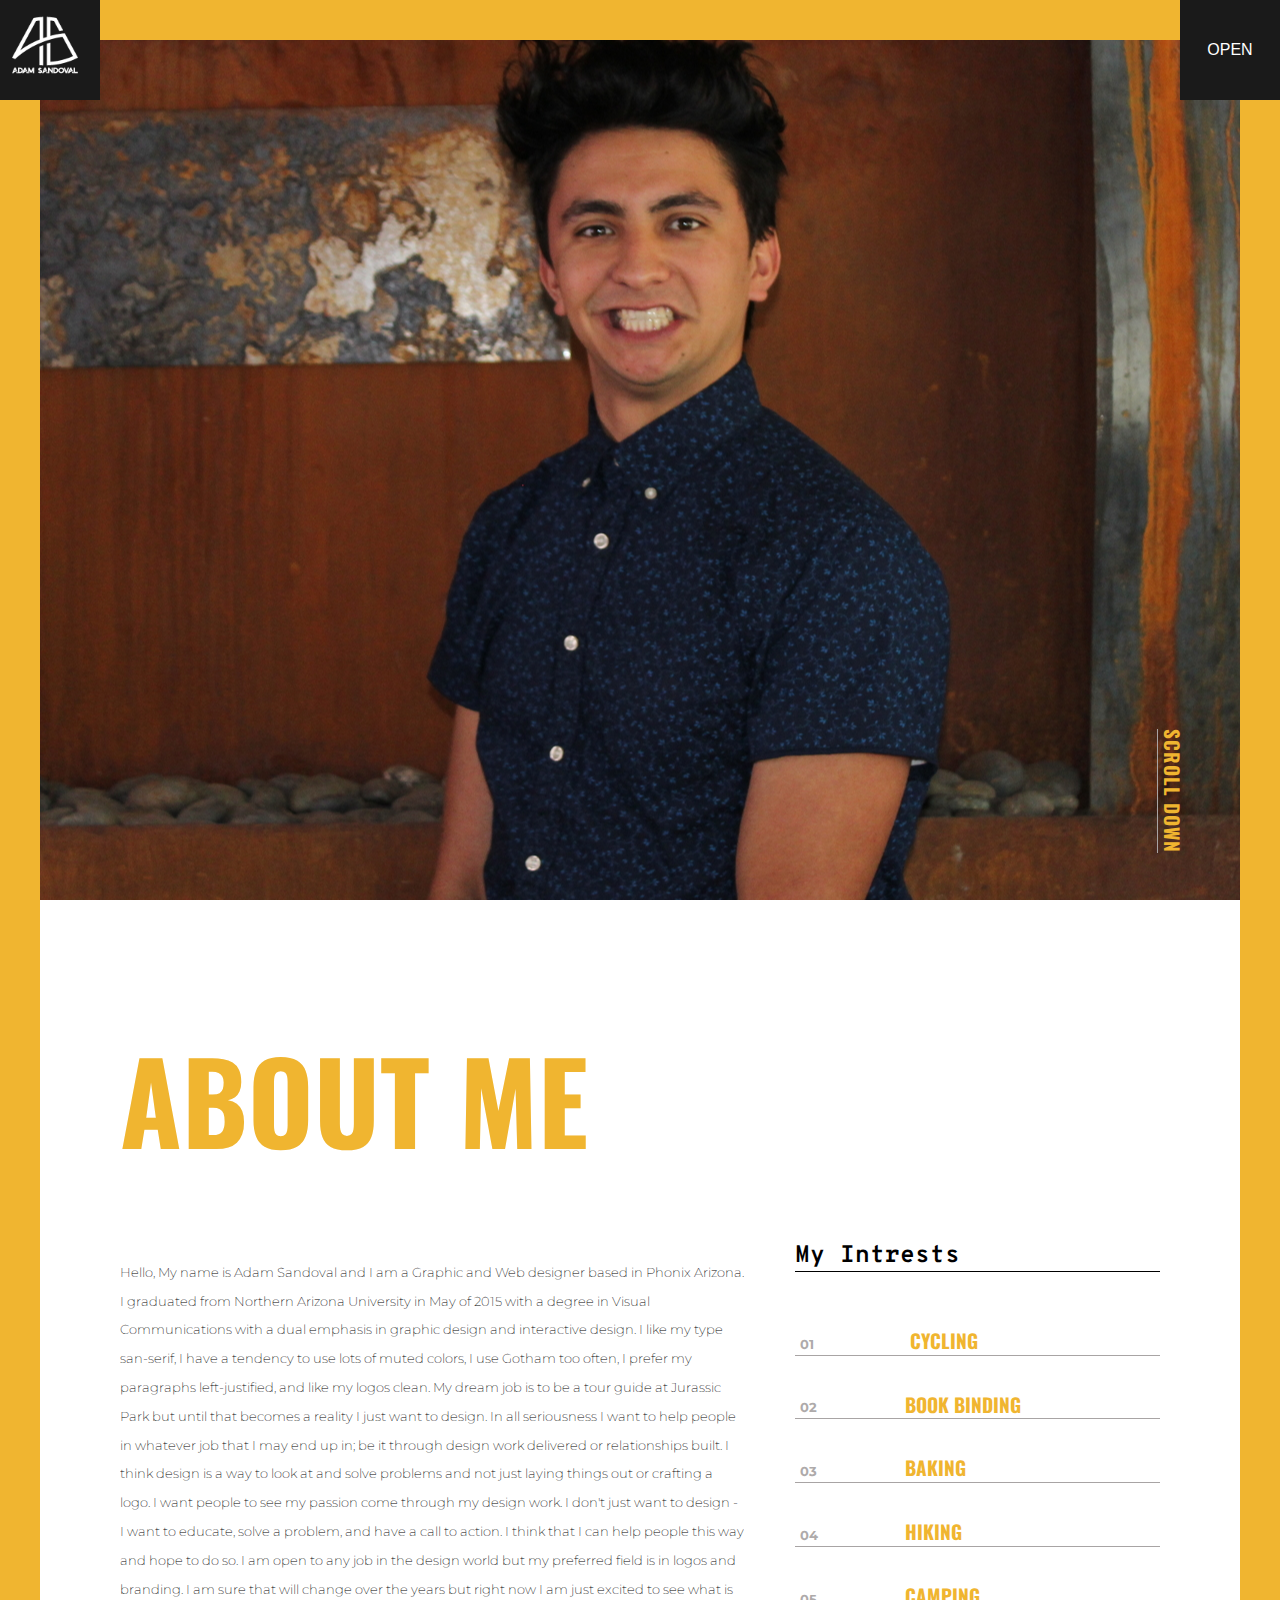
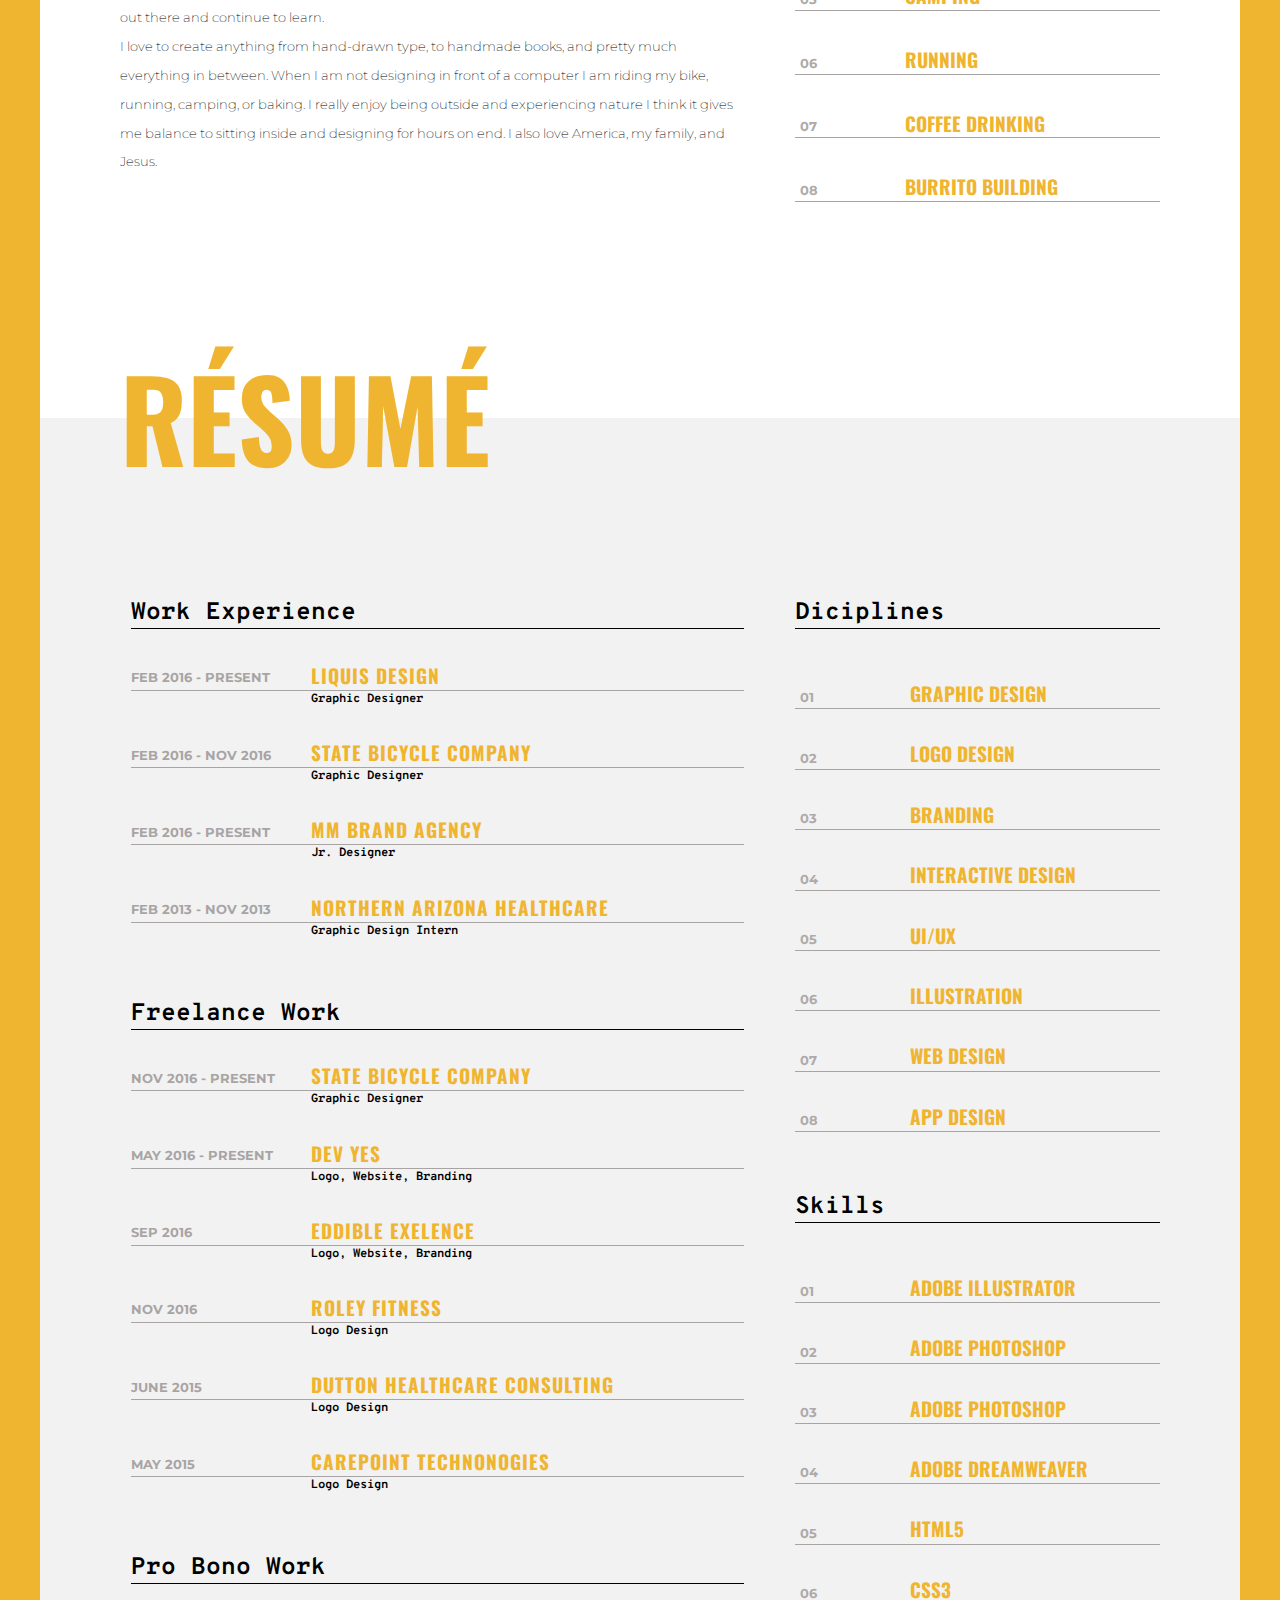
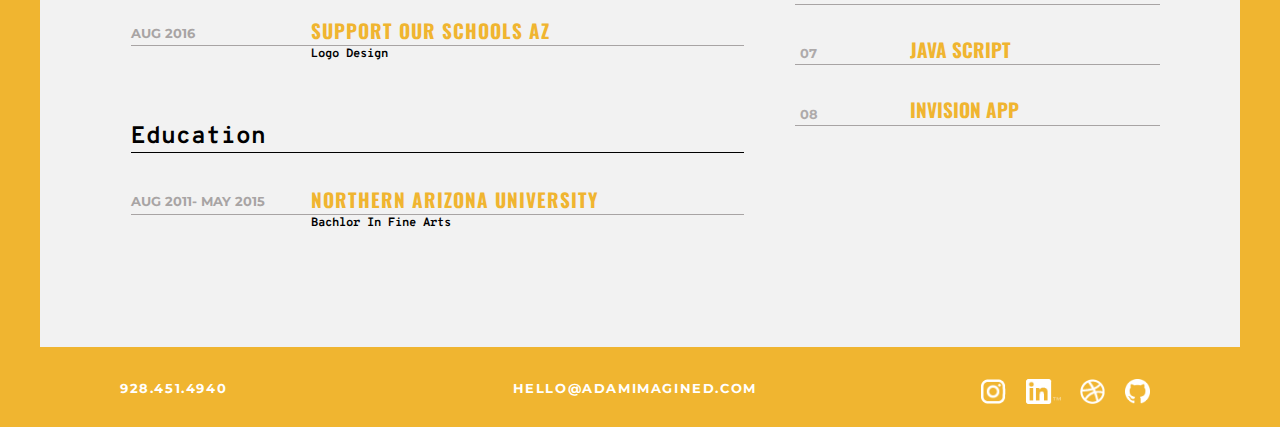
<file: PortfolioWebsite-master/index.html>
<!doctype html>
<html class="no-js" lang="">
    <head>
        <meta charset="utf-8">
        <meta http-equiv="X-UA-Compatible" content="IE=edge,chrome=1">
        <title></title>
        <meta name="description" content="">
        <meta name="viewport" content="width=device-width, initial-scale=1">

		<link href="https://fonts.googleapis.com/css?family=Montserrat|Oswald|Overpass+Mono" rel="stylesheet">
		<link rel="stylesheet" href="css/normalize.min.css">
        <link rel="stylesheet" href="css/main.css">
        <link rel="stylesheet" href="css/slides.css">
    </head>
<body>

	<div class="logo"> <img src="images/logo-01.png" alt="logo" height="90%" width="auto"/> </div>
	<button class="menu__hamburger"> OPEN </button>

  	<nav class="menu hidden">
      <div class="menu__list-container">
        <ul class="menu__list">
    		<li class="menu__item">  <a href="#">About</a></li>
     	  <li class="menu__item menu__sub-list">
    			 <a href="#"> Porfolio </a>
      		<ul class="menu__list">
    			  <li class="menu__item"> <a href="#" data-slide="1" data-slide-image="images/tri_jacks_banner.jpg"><h3 class="inline__header"> 01 </h3> Trijacks</a></li>
    			  <li class="menu__item"> <a href="#"><h3 class="inline__header"> 02 </h3>  DevYes</a></li>
    			  <li class="menu__item"> <a href="#"><h3 class="inline__header"> 03 </h3>  Liquis Design</a></li>
    			</ul>
    		</li>
          <li class="menu__item"> <a href="#">  Contact </a> </li>
        </ul>
      </div>
  	</nav>

<!--
    <div class="slides">
      <section class="slide" data-slide="1">
        <div class="slide__content">
          <h1 class="slide__title">About me</h1>
			<p class="slide__copy"> Hello there, my name is Adam Sandoval. <br>
									I am a graphic designer based in Phoenix Arizona. <br>
									I have a passion for design, doughnuts, and doing good. <br>
			</p>
          <button class="slid__button" type="button">Learn More</button>
        </div>
      </section>
  	</div>
-->

	<div class="border">
		 <div class="hero__img"><h3 class="vertical-type scroll-title"> Scroll Down </h3></div>
		 <div class="top__page__wrapper clearfix">
			<h1 class="page__title">About Me</h1>
		  		<div class="resume__col__left">
					<p class="body__copy__dark"> Hello, My name is Adam Sandoval and I am a Graphic and Web designer based in Phonix Arizona. I graduated from Northern Arizona University in May of 2015 with a degree in Visual Communications with a dual emphasis in graphic design and interactive design. I like my type san-serif, I have a tendency to use lots of muted colors, I use Gotham too often, I prefer  my paragraphs left-justified, and like my logos clean. My dream job is to be a tour guide at Jurassic Park but until that becomes a reality I just want to design. In all seriousness I want to help people in whatever job that I may end up in; be it through design work delivered or relationships built. I think design is a way to look at and solve problems and not just laying things out or crafting a logo. I want people to see my passion come through my design work. I don't just want to design - I want to educate, solve a problem, and have a call to action. I think that I can help people this way and hope to do so. I am open to any job in the design world but my preferred field is in logos and branding. I am sure that will change over the years but right now I am just excited to see what is out there and continue to learn. <br>
					I love to create anything from hand-drawn type, to handmade books, and pretty much everything in between. When I am not designing in front of a computer I am riding my bike, running, camping, or baking. I really enjoy being outside and experiencing nature I think it gives me balance to sitting inside and designing for hours on end.  I also love America, my family, and Jesus.
					</p>
				</div>

			    <div class="resume__col__right">

              		<div class="resume__section my-intrests">
						<h2> My Intrests </h2>
						<ul class ="resume__list">
							 <li> <h3 class="inline__header"> 01 </h3> Cycling </li>
							 <li> <h3 class="inline__header"> 02 </h3>Book Binding </li>
							 <li> <h3 class="inline__header"> 03 </h3>Baking</li>
							 <li> <h3 class="inline__header"> 04 </h3>Hiking </li>
							 <li> <h3 class="inline__header"> 05 </h3>Camping </li>
							 <li> <h3 class="inline__header"> 06 </h3>Running </li>
							 <li> <h3 class="inline__header"> 07 </h3>Coffee Drinking </li>
							 <li> <h3 class="inline__header"> 08 </h3>Burrito Building </li>
            			</ul>
       	   			</div>
				</div>
 			</div>
        <div class="wrapper bg-grey clearfix">
        	<div class="bottom__page__wrapper">
				 <h1 class="page__title page__title--resume">résumé</h1>
				 <div class="resume__col__left">
					<div class="resume__section work-experience">
						<h2> Work Experience </h2>
						<div class ="resume__row">
							<div class="resume__date">
								<h5> Feb 2016 - present </h5>
							</div>
							<div class="resume__title__descriptor">
								<h3> Liquis design </h3>
								<h4> Graphic Designer </h4>
							</div>
						</div>
						<div class ="resume__row">
							<div class="resume__date">
								<h5> Feb 2016 - Nov 2016 </h5>
							</div>
							<div class="resume__title__descriptor">
								<h3> State Bicycle Company </h3>
								<h4> Graphic Designer </h4>
							</div>
						</div>
						<div class ="resume__row">
							<div class="resume__date">
								<h5> Feb 2016 - present </h5>
							</div>
							<div class="resume__title__descriptor">
								<h3> MM Brand Agency </h3>
								<h4> Jr. Designer </h4>
							</div>
						</div>
						<div class ="resume__row">
							<div class="resume__date">
								<h5> Feb 2013 - Nov 2013 </h5>
							</div>
							<div class="resume__title__descriptor">
								<h3> Northern Arizona Healthcare </h3>
								<h4> Graphic Design Intern </h4>
							</div>
					    </div>
          			</div>

					<div class="resume__section freelance-work">
						<h2> Freelance Work </h2>
						<div class ="resume__row">
							<div class="resume__date">
								<h5> Nov 2016 - Present </h5>
							</div>
							<div class="resume__title__descriptor">
								<h3> State Bicycle Company </h3>
								<h4> Graphic Designer </h4>
							</div>
						</div>
							<div class ="resume__row">
								<div class="resume__date">
									<h5> May 2016 - Present </h5>
								</div>
								<div class="resume__title__descriptor">
									<h3> Dev Yes </h3>
									<h4> Logo, Website, Branding </h4>
								</div>
							</div>
							<div class ="resume__row">
								<div class="resume__date">
									<h5> Sep 2016 </h5>
								</div>
								<div class="resume__title__descriptor">
									<h3> Eddible exelence </h3>
									<h4> Logo, Website, Branding </h4>
								</div>
							</div>
							<div class ="resume__row">
								<div class="resume__date">
									<h5> Nov 2016 </h5>
								</div>
								<div class="resume__title__descriptor">
									<h3> Roley Fitness </h3>
									<h4> Logo Design </h4>
								</div>
							</div>
							<div class ="resume__row">
								<div class="resume__date">
									<h5> June 2015 </h5>
								</div>
								<div class="resume__title__descriptor">
									<h3> dutton healthcare consulting </h3>
									<h4> Logo Design </h4>
								</div>
							</div>
							<div class ="resume__row">
								<div class="resume__date">
									<h5> May 2015 </h5>
								</div>
								<div class="resume__title__descriptor">
									<h3> Carepoint Technonogies </h3>
									<h4> Logo Design </h4>
								</div>
							</div>
					 </div>

					 <div class="resume__section pro-bono">
						<h2> Pro Bono Work </h2>
						<div class ="resume__row">
							<div class="resume__date">
								<h5> Aug 2016 </h5>
							</div>
							<div class="resume__title__descriptor">
								<h3> Support our schools AZ </h3>
								<h4> Logo Design </h4>
							</div>
						</div>
  					</div>

            		<div class="resume__section education">
						<h2> Education </h2>
						<div class ="resume__row">
							<div class="resume__date">
								<h5> Aug 2011- may 2015 </h5>
							</div>
							<div class="resume__title__descriptor">
								<h3> NORThern arizona university </h3>
								<h4> Bachlor In Fine Arts </h4>
							</div>
						</div>
				    </div>
				</div>

          		<div class="resume__col__right">
					<div class="resume__section disciplines">
						<h2> Diciplines </h2>
						<ul class ="resume__list">
						 	 <li><h5 class="inline__header"> 01 </h5> Graphic Design </li>
							 <li><h5 class="inline__header"> 02 </h5> Logo Design </li>
							 <li><h5 class="inline__header"> 03 </h5> Branding </li>
							 <li><h5 class="inline__header"> 04 </h5> Interactive Design </li>
							 <li><h5 class="inline__header"> 05 </h5> UI/UX </li>
							 <li><h5 class="inline__header"> 06 </h5> Illustration </li>
							 <li><h5 class="inline__header"> 07 </h5> Web Design </li>
							 <li><h5 class="inline__header"> 08 </h5> App Design </li>
						</ul>
       	  			</div>

           			<div class="resume__section skills">
						<h2 class="test"> Skills </h2>
						<ul class ="resume__list">
							 <li><h5 class="inline__header"> 01 </h5> Adobe Illustrator </li>
							 <li><h5 class="inline__header"> 02 </h5> Adobe Photoshop </li>
							 <li><h5 class="inline__header"> 03 </h5> Adobe Photoshop </li>
							 <li><h5 class="inline__header"> 04 </h5> Adobe Dreamweaver </li>
							 <li><h5 class="inline__header"> 05 </h5> HTML5 </li>
							 <li><h5 class="inline__header"> 06 </h5> CSS3 </li>
							 <li><h5 class="inline__header"> 07 </h5> Java Script </li>
							 <li><h5 class="inline__header"> 08 </h5> Invision App </li>
						</ul>
					</div>  
	   	   		</div>
			 </div>
       </div>
       <div class="footer bg-gold clearfix">
       		<div class="footer__content">
       			<div class="footer__col">
       				<h4 class="contact-info phone"> 928.451.4940</h4>
       			</div>
       			<div class="footer__col email">
       				<h4 class="contact-info email"> hello@adamimagined.com</h4>
       			</div>
       			<div class="footer__col social">
       				 <a href="#"> <img class="social-icons instrgram" src="images/glyph-logo_May2016-01.png" height="25" width="auto" alt="instagram logo"> </a>
       				 <a href="#"> <img class="social-icons linkedin" src="images/In-White-28px-TM.png" height="25" width="auto" alt="linkedin logo"> </a>
       				 <a href="#"> <img class="social-icons dribbble" src="images/dribbble-ball 2-01.png" height="25" width="auto" alt="dribbble logo"> </a>
       				 <a href="#"> <img class="social-icons github" src="images/GitHub-Mark-Light-32px.png" height="25" width="auto" alt="github logo"> </a>
       			</div>	
       			
       		</div>
       </div>
	</div>
<script src="js/vendor/jquery-3.1.1.min.js"></script>
<script src="js/vendor/modernizr-2.8.3.min.js"></script>
<script src="js/main.js"></script>

</body>

</html>
</file>
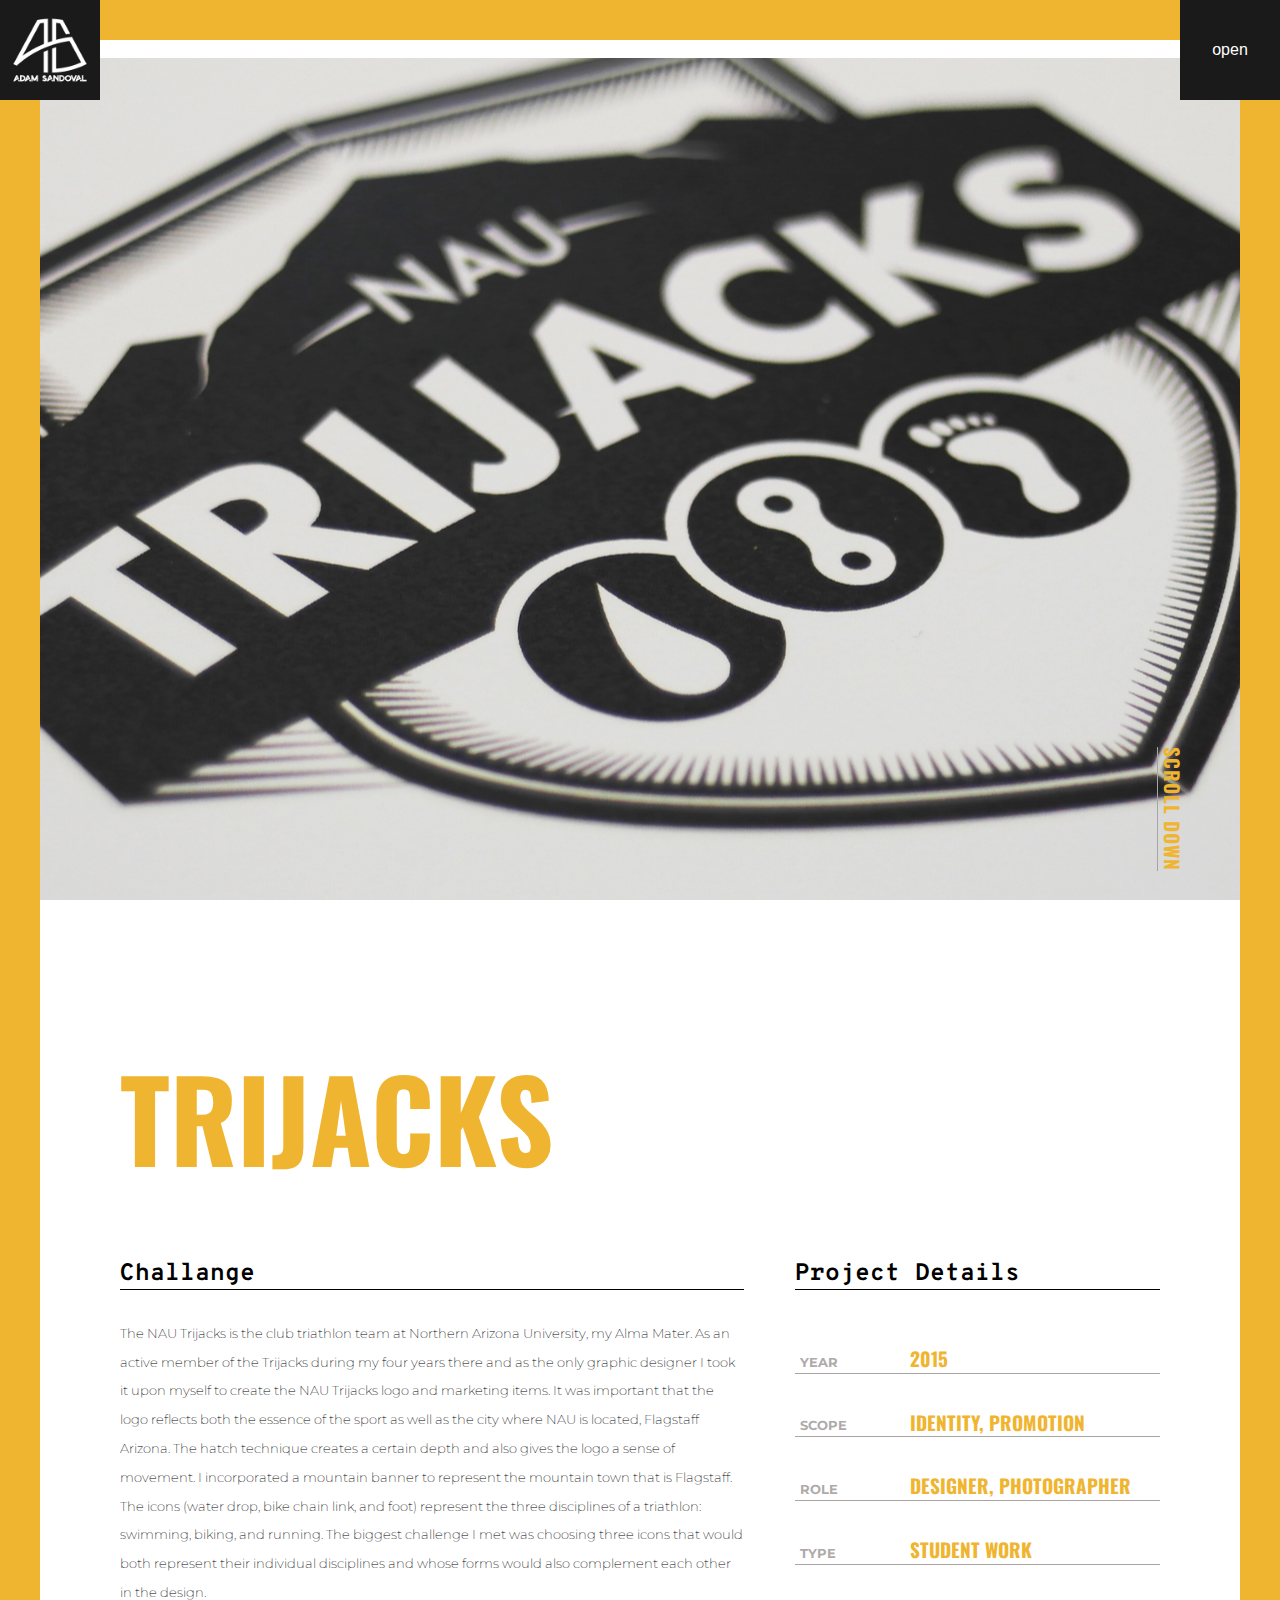
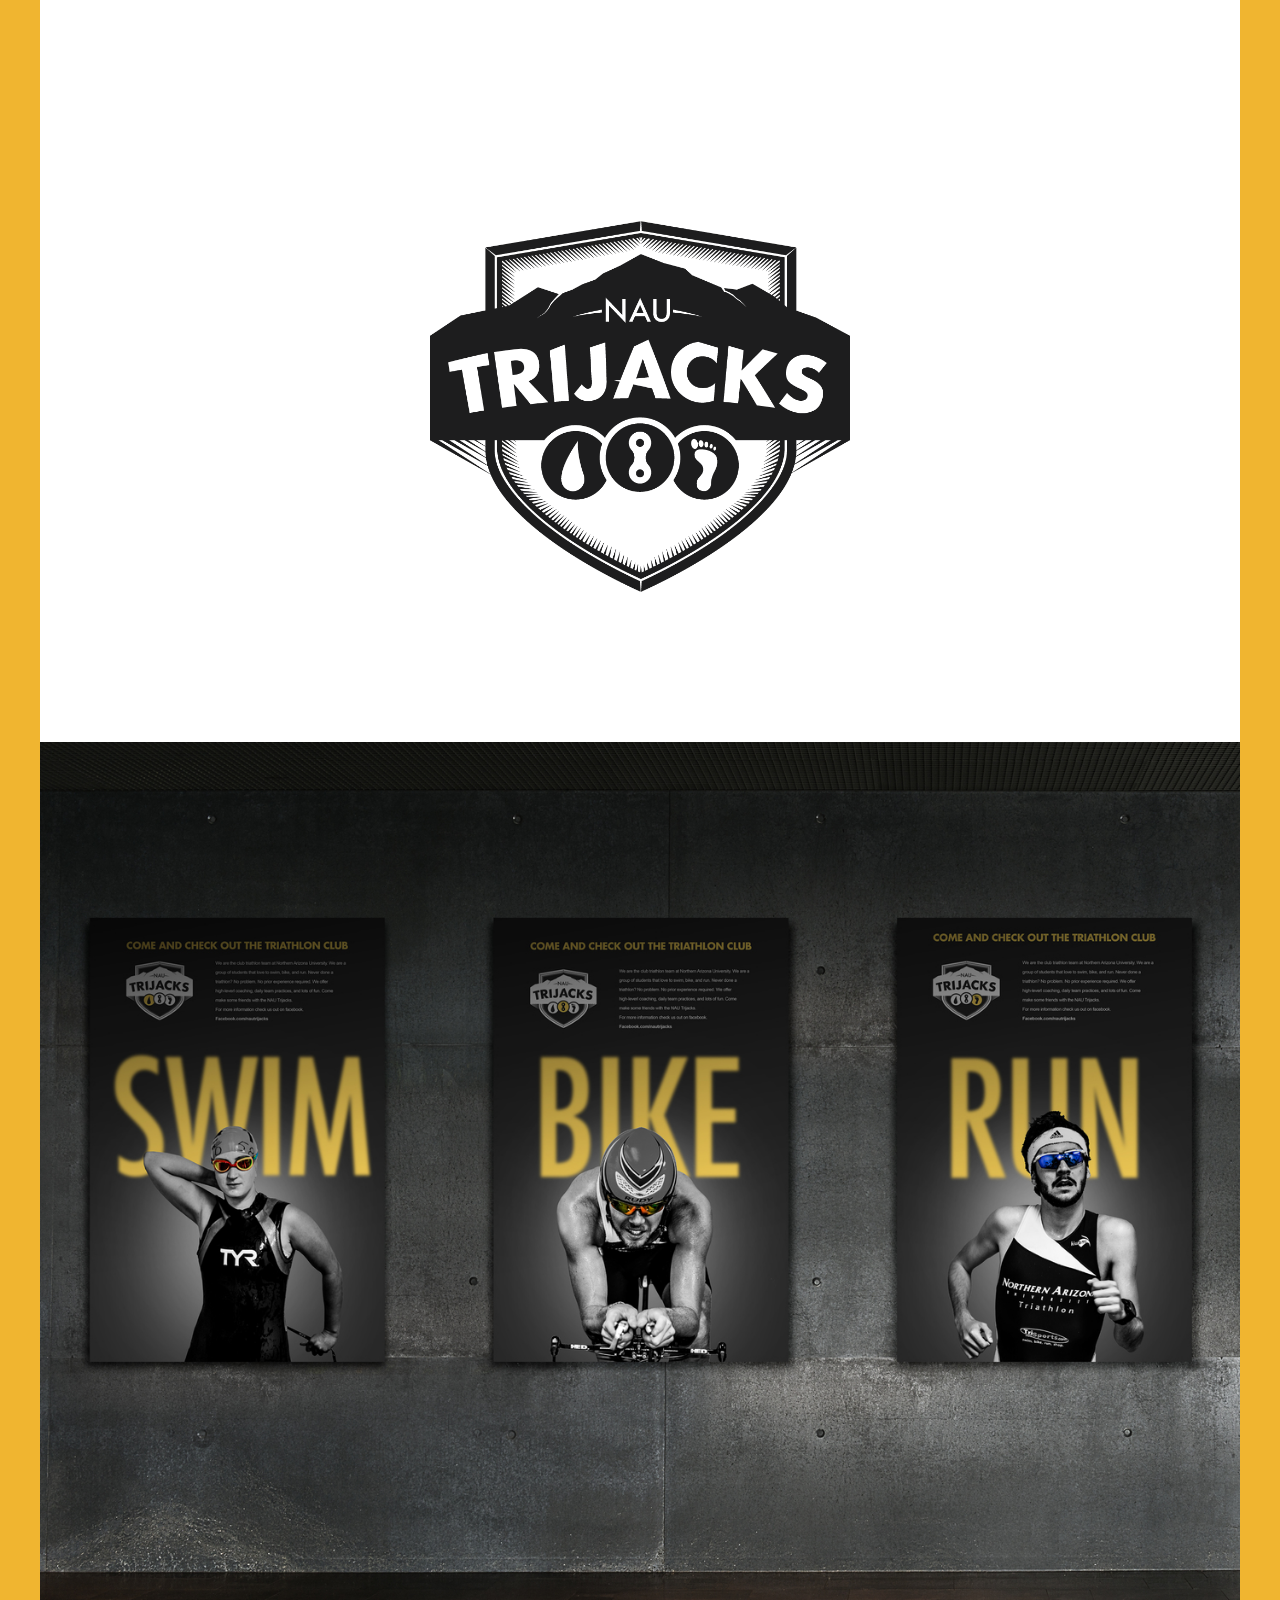
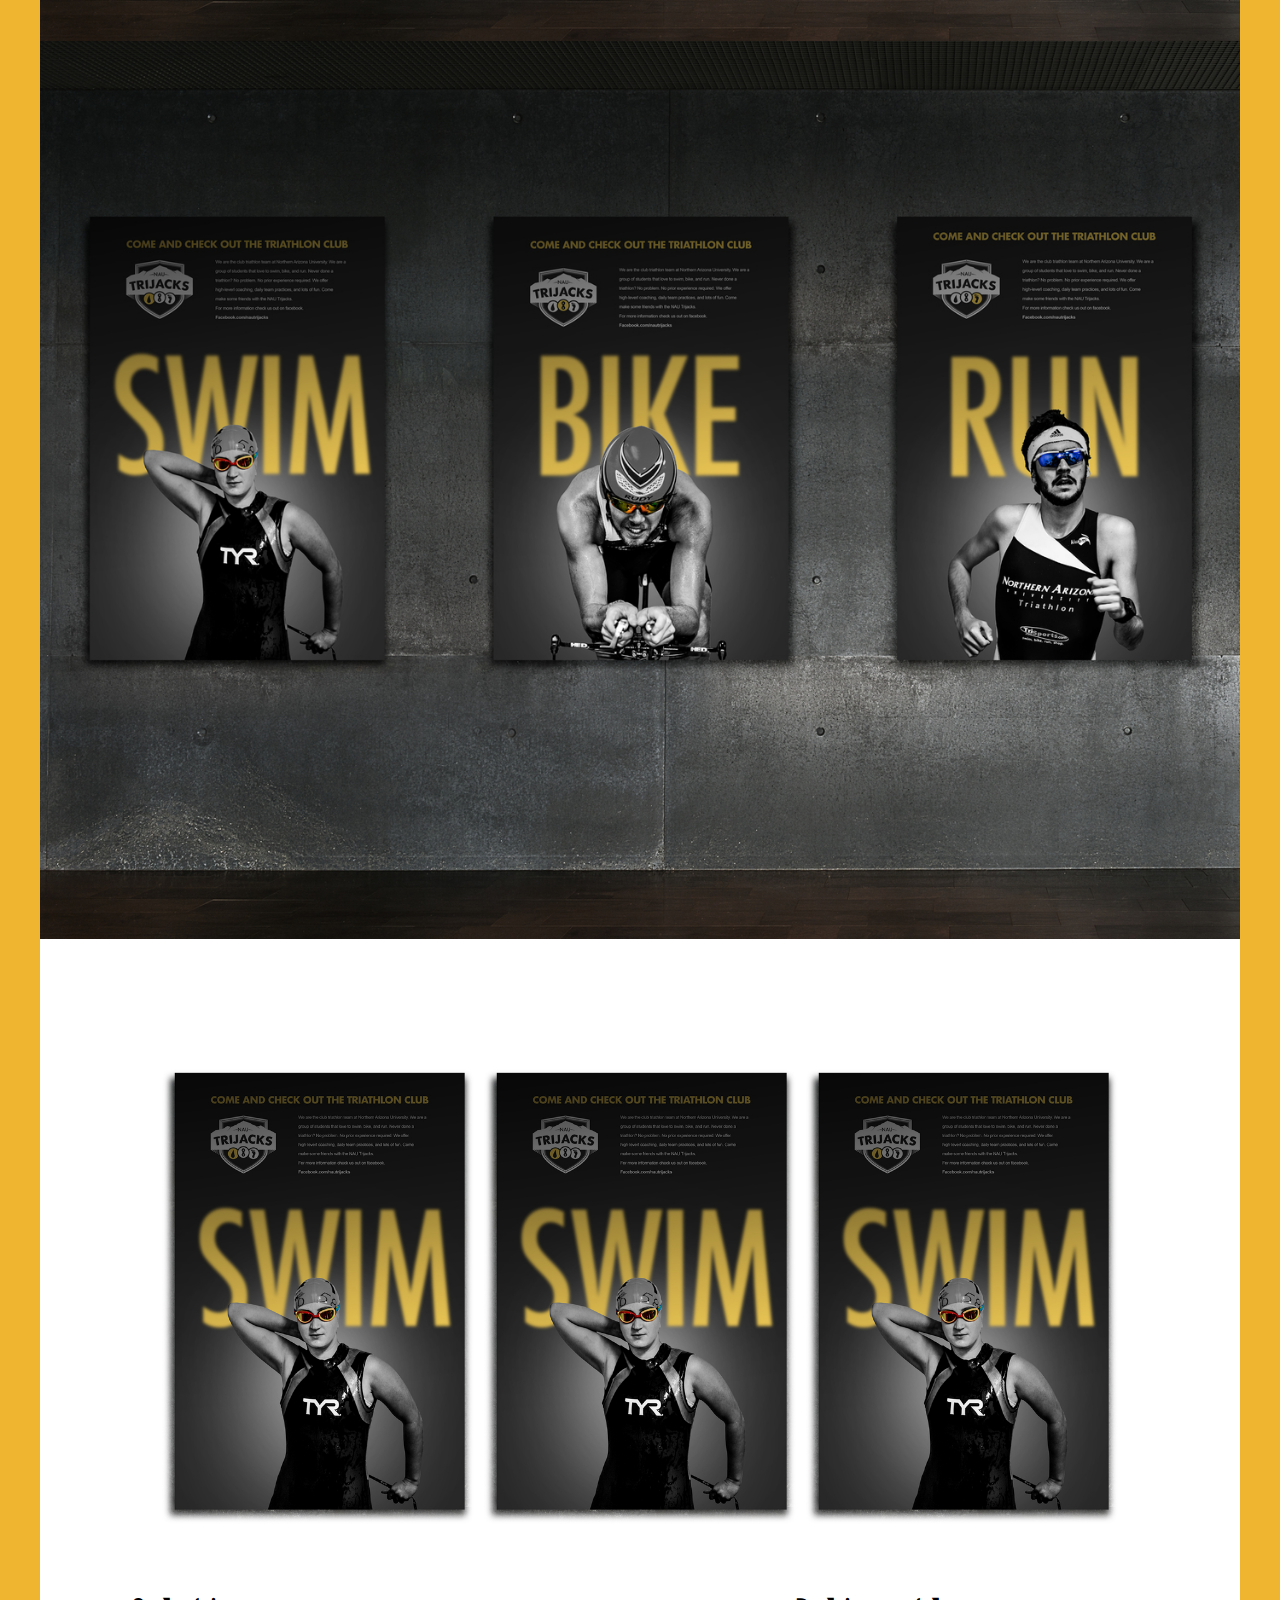
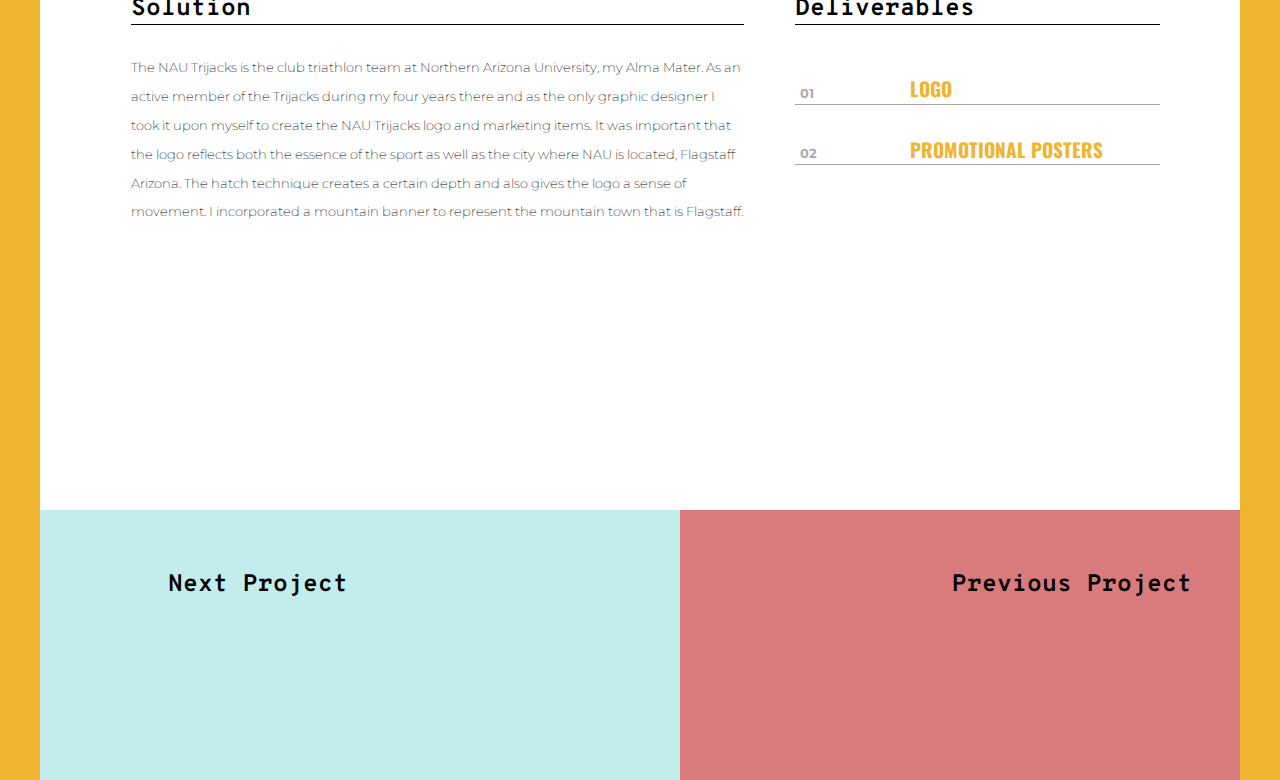
<file: PortfolioWebsite-master/trijacks.html>
<!doctype html>
<html class="no-js" lang="">
    <head>
        <meta charset="utf-8">
        <meta http-equiv="X-UA-Compatible" content="IE=edge,chrome=1">
        <title></title>
        <meta name="description" content="">
        <meta name="viewport" content="width=device-width, initial-scale=1">
		<link href="https://fonts.googleapis.com/css?family=Montserrat|Oswald|Overpass+Mono" rel="stylesheet">
		<link rel="stylesheet" href="css/normalize.min.css">
        <link rel="stylesheet" href="css/grid.css">
        <link rel="stylesheet" href="css/main.css">
        <link rel="stylesheet" href="css/trijacks.css">
        <script src="js/main.js" async></script>
        <script src="js/vendor/modernizr-2.8.3.min.js"></script>
    </head>
<body>
	<div class="logo"> <img src="images/logo-01.png" alt="logo" height="100" width="100"/> </div>
	  <button class="menu__hamburger"> open </button>
	  <nav class="menu hidden">
      	<div class="menu__list-container">
        <ul class="menu__list">
    	  <li class="menu__item">  <a href="#">About</a></li>
     	  <li class="menu__item menu__sub-list">
    			 <a href="#"> Porfolio </a>
      		<ul class="menu__list">
    			  <li class="menu__item"> <a href="#" data-slide="1" data-slide-image="images/tri_jacks_banner.jpg"><h3 class="inline__header"> 01 </h3> Trijacks</a></li>
    			  <li class="menu__item"> <a href="#"><h3 class="inline__header"> 02 </h3>  DevYes</a></li>
    			  <li class="menu__item"> <a href="#"><h3 class="inline__header"> 03 </h3>  Liquis Design</a></li>
    			</ul>
    		</li>
          <li class="menu__item"> <a href="#">  Contact </a> </li>
        </ul>
      	</div>
  	  </nav>
	<div class="border">=
			<div class="hero__img"><h3 class="vertical-type scroll-title"> Scroll Down </h3></div>
			<div class="top__page__wrapper clearfix">
				<h1 class="page__title">Trijacks</h1>

        		<div class="portfolio__col__left">
					 <h2> Challange </h2>
					 <p class="portfolio__copy__dark"> The NAU Trijacks is the club triathlon team at Northern Arizona University, my Alma Mater.  As an active member of the Trijacks during my four years there and as the only graphic designer I took it upon myself to create the NAU Trijacks logo and marketing items. It was important that the logo reflects both the essence of the sport as well as the city where NAU is located, Flagstaff Arizona.  The hatch technique creates a certain depth and also gives the logo a sense of movement. I incorporated a mountain banner to represent the mountain town that is Flagstaff. The icons (water drop, bike chain link, and foot) represent the three disciplines of a triathlon: swimming, biking, and running.  The biggest challenge I met was choosing three icons that would both represent their individual disciplines and whose forms would also complement each other in the design. </p>
				</div>

				<div class="portfolio__col__right">
					<div class="portfolio__section project-details">
						<h2> Project Details </h2>
						<ul class ="portfolio__list">
							 <li> <h3 class="inline__header"> Year </h3> 2015 </li>
							 <li> <h3 class="inline__header"> Scope </h3> Identity, Promotion </li>
							 <li> <h3 class="inline__header"> Role </h3> Designer, Photographer </li>
							 <li> <h3 class="inline__header"> Type </h3> Student Work </li>
					    </ul>
       				</div>
				</div>
 			</div>

				<div class="row align-center justify-center logo-img">
					<img class="img-responsive" alt="Trijacks-Logo" src="images/Trijacks_logo-01.png" width="35%" height="auto" align="center">
				</div>

				<div class="fullwidth__image align-center justify-center">
					<img class="img-responsive" src="images/static1.squarespace.jpg" alt="poster mockups">
				</div>
				
				<div class="fullwidth__image align-center justify-center">
					<img class="img-responsive" src="images/static1.squarespace.jpg" alt="poster mockups">
				</div>
			
				<div class="bottom__page__wrapper clearfix">

				<div class="row align-center justify-center posters">
					<div class="left__third"> <img class="img-responsive" src="images/trijacks_poster_swim.jpg" alt="swim poster"> </div>
					<div class="middle__third"> <img class="img-responsive" src="images/trijacks_poster_swim.jpg" alt="swim poster"> </div>
					<div class="right__third"> <img class="img-responsive" src="images/trijacks_poster_swim.jpg" alt="swim poster"> </div>
				</div>


				<div class="portfolio__col__left">
				  	<div class="portfolio__section solution">
						  <h2> Solution </h2>
						  <p class="portfolio__copy__dark"> The NAU Trijacks is the club triathlon team at Northern Arizona University, my Alma Mater.  As an active member of the Trijacks during my four years there and as the only graphic designer I took it upon myself to create the NAU Trijacks logo and marketing items. It was important that the logo reflects both the essence of the sport as well as the city where NAU is located, Flagstaff Arizona.  The hatch technique creates a certain depth and also gives the logo a sense of movement. I incorporated a mountain banner to represent the mountain town that is Flagstaff.  </p>
				    </div>
				</div>
				<div class="portfolio__col__right">
					<div class="portfolio__section disciplines">
						<h2> Deliverables </h2>
						 <ul class ="portfolio__list">
							 <li><h5 class="inline__header"> 01 </h5> Logo  </li>
							 <li><h5 class="inline__header"> 02 </h5> Promotional Posters </li>
						 </ul>
				    </div>
	   	   		</div>
			</div>
		    <div class="bottom__nav clearfix">
				<div class="nav__left__col">
					<h2> Next Project </h2>
				</div>
				<div class="nav__right__col">
					<h2> Previous Project</h2>
				</div>
		   </div>
       </div>
</body>

</html>
</file>
<file: PortfolioWebsite-master/css/main.css>
/*
	Breakpoints
		- sm = 540px
		- md = 720px
		- lg = 960px
		- xl = 1140px
*/

.logo {
height: 100px;
width: 100px;
background-color:#1a1a1a;
left: 0;
top: 0;
position:fixed;
z-index: 1;

}

@media all and (max-width:980px) {
.logo {
	height:80px;
	width: 80px;
}
}

@media all and (max-width:695px) {
.logo {
	height:60px;
	width: 60px;
}
}

/***********************************************

MENU

************************************************/


.menu {
	width: 50%;
	min-height: 100%;
	background-color:#1a1a1a;
	right: 0;
	top: 0;
	position:fixed;
	z-index: 1;
	padding-left: 50px;

}

.menu__item {
	text-decoration: none;
	color: #FFFFFF;
	list-style-type: none;
	font-size: 2.5rem;
	padding-top: 1.6rem;
}

.menu__list-container {
	padding-top: 50px;
}

.menu__list {
	text-decoration: none;
	color: #FFFFFF;
	list-style: none;
	list-style-type: none;
	padding: 0;
	margin-left: 0;
}

.menu__item a {
	color: #ffffff;
	text-decoration: none;
	font-weight:bold;
	text-transform: uppercase;

}

.menu__hamburger{
	height: 100px;
	width: 100px;
	background-color:#1a1a1a;
	right: 0;
	top: 0;
	position:fixed;
	z-index: 1000;
	outline: 0;
	border: none;
	color: #ffffff;
}


.menu__hamburger:active {
	background-color: #ffffff;
}

@media all and (max-width:980px) {
.menu__hamburger {
	height:80px;
	width: 80px;
}
}

@media all and (max-width:695px) {
.menu__hamburger {
	height:60px;
	width: 60px;
}
}


.menu__sub-list > a {
	color: gray;
}



/***********************************************

HERO IMAGE - Intro Slide

************************************************/

.hero__img{
 background-image:url(../images/img_4566.jpg);
 width:100%;
 height:100vh;
 margin: 0;
 padding: 0;
 background-attachment:fixed;
 background-position:center;
 display: flex;
 flex-direction: column;
 align-items: center;
 position: relative;
}


/***********************************************

PAGE SECTION 1- About Me and Intrests

************************************************/

.top__page__wrapper {
  margin-left: auto;
  margin-right: auto;
  max-width:1500px;
  padding-bottom: 200px;
  padding-left: 80px;
  padding-right: 80px;
}

/********* Tablets *********/

@media all and (max-width:980px) {

.top__page__wrapper {
  margin: 0 auto 0;
  width:80%;
  padding-bottom: 100px;
  padding-left: 0px;
  padding-right: 0px;

}

}

@media all and (max-width:695px) {

.top__page__wrapper {
	margin: 0 auto 0;
	width:75%;
	}

}

/***********************************************

PAGE SECTION 2- Resume

************************************************/


.bottom__page__wrapper {
  margin-left: auto;
  margin-right: auto;
  max-width:1500px;
  padding-left: 80px;
  padding-right: 80px;
  clear:both;
  position: relative;
  padding-top: 120px;

}

/********* Tablets *********/

@media all and (max-width:980px) {

.bottom__page__wrapper {
  margin: 0 auto 0;
  width:80%;
  padding-bottom: 100px;
  padding-left: 0px;
  padding-right: 0px;

}

}

@media all and (max-width:695px) {

	.bottom__page__wrapper {
	  margin: 0 auto 0;
	  width:82%;
	  padding-bottom: 50px;
	}

}

/***********************************************

DIVS - Resume Columns

************************************************/


.resume__col__left {
  margin-left: auto;
  margin-right: auto;
  width: 60%;
  float: left;
  overflow:hidden;
}

.resume__col__right {
  margin-left: auto;
  margin-right: auto;
  width: 40%;
  float:left;
  overflow:hidden;
  padding-left: 40px;
}

/********* Tablets *********/

@media all and (max-width:980px) {

.resume__col__left {
  margin:auto;
  width: 100%;
  float: none;
  overflow:hidden;
}

.resume__col__right {
  margin: auto;
  width: 100%;
  float:none;
  overflow:hidden;
  padding-left: 0px;
}
}

/***********************************************

RESUME DETAILS - date, title, project

************************************************/

.page__title {
	text-transform:uppercase;
	color: #f0b530;
	font-size: 7rem;
	font-family: 'Oswald', sans-serif;
	margin-bottom: 0px;
}

.page__title--resume {
	position: absolute;
	top: -85px;
	margin-top: 0;
}


/********* Phones *********/

@media all and (max-width:695px) {
	.page__title {
		font-size: 5rem;
		text-align: center;
		line-height: 95%
	}
}
/*************************/

.resume__date {
	float: left;
	width: 180px;
	height: 75px;
}

.inline__header {
	display: inline-block;
	color:#AEAAAA;
	font-size: .8rem;
	border: none;
	padding-right: 40px;
	padding-left: 5px;
	font-family: 'Montserrat', sans-serif;
	letter-spacing: 0px;
	width: 30%;
}

/********* Phones *********/

@media all and (max-width:695px) {
	.inline__header {
		padding-right: 30%;
	}
}
/*************************/

.resume__list li {
	list-style-type: none;
	text-transform:uppercase;
	color: #f0b530;
	font-weight:bold;
	padding-top: 20px;
	font-size: 1.2rem;
	font-family: 'Oswald', sans-serif;
	border-bottom: 1px solid #A8A4A4;
}

/********* Phones *********/

@media all and (max-width:695px) {
	.resume__list li {
		font-size: 1rem;
	}
}
/*************************/

.resume__section {
	padding-left: 11px;
}


.list__left__col {
	float: left;
	width: 50%;
	padding-left: 10px;
}

.list__right__col {
	float: right;
	width: 50%;
}

/********* Tablets *********/

@media all and (max-width:980px) {

.resume__list li {
	display:inline-block;
	width: 47%;
}

.resume__list li:nth-child(even){
margin-left: 3%
}
}

/********* Phones *********/

@media all and (max-width:695px) {
	.resume__list li {
		display:inline-block;
		width: 100%;
	}

	.resume__list li:nth-child(even){
	margin-left: 0;
	}

}



/***********************************************

FOOTER

************************************************/
.footer {
	background-color:#f0b530;
	height: 80px;
	margin: 0;
	
}

.footer__content {
	max-width: 1500px;
	margin-left: auto;
	margin-right: auto;
	padding-left: 80px;
	padding-right: 80px;
	padding-top: 20px;
}

.footer__col {
	width: 33%;
	float: left;
	margin: 0;
	padding: 0;
	padding-top: 12px;
}

.social {
	text-align: right;
}

.social img {
	padding-left: 15px;
}

.email {
	text-align: center;
}


@media all and (max-width:980px) {
	
	.footer {
		height: 170px;
	}
	
	.footer__col {
		float: none;
		width: 100%;
		text-align: center;
		padding-bottom: 12px;
	}
	
	
}


/***********************************************

COLORs

************************************************/

.grey-color {
	color: grey;
}

.bg-grey {
	background-color:#f2f2f2;
	clear: both;
}


/***********************************************

GEN TYOGRAPHY STYLING

************************************************/

.border {
margin-left: auto;
margin-right: auto;
max-width:100%;
border: 40px solid #f0b530;
overflow: hidden;
border-bottom: none;
bottom: 0;
}


/********* Tablets ********/

@media all and (max-width:980px) {

.border {
	border: 25px solid #f0b530;
	border-bottom: none;
}
}

/********* Phones ********/

@media all and (max-width:695px) {
	.border { border: 10px solid #f0b530; 
			  border-bottom: none;
	}
}


.hidden{
	display: none;
}


.education {
	padding-bottom: 100px;
}


@media all and (max-width:980px) {
	.education {
		padding-bottom: 0px;
}
}

/************************/

* {
	box-sizing: border-box;
}

a {
	text-decoration: none;
}

h2 {
	font-family: 'Overpass Mono', monospace;
	text-transform:capitalize;
	padding-top: 40px;
	border-bottom: black 1px solid;
}

h3 {
	text-transform:uppercase;
	color: #f0b530;
	padding-top: 12px;
	padding-bottom: 0px;
	margin-bottom: 0px;
	font-size: 1.2rem;
	font-family: 'Oswald', sans-serif;
	letter-spacing: 1px;
	border-bottom: 1px solid #A8A4A4;
  }


h4 {
	text-transform:capitalize;
	margin-top: 0px;
	font-size: .75em;
	font-family: 'Overpass Mono', monospace;
  }

.footer__col h4 {
	
	margin-bottom: 0;
}


h5{
	text-transform: uppercase;
	color:#A8A4A4;
	font-family: 'Montserrat', sans-serif;
	font-size: .8rem;
	margin-bottom: 0;
}


p {
  padding-top:65px;
  font-size: .8rem;
  line-height: 1.8rem;
  font-family: 'Montserrat', sans-serif;
  font-weight: 200;
}

.contact-info {
	color:#ffffff;
	display: inline-block;
	text-align: center;
	font-family: 'Montserrat', sans-serif;
	font-size: .8rem;
	text-transform: uppercase;
	letter-spacing: .1rem;
}


.vertical-type {
transform: rotate(90deg);
}

.scroll-title {
	position: absolute;
	bottom: 8rem;
	right: 0;
}

.portfolio__copy__dark {
	padding-top: 10px;
}

@media all and (max-width:695px) {
p {
	font-size: .7rem;
	line-height: 1.1rem;
}

h3 {
	font-size: 1rem;
}
}

ul, menu, dir  {
	padding-left: 0px;
}

span{
	color:#AEAAAA;
	font-size: .8rem;
	border: none;
	padding-right: 40px;
	padding-left: 5px;
	font-family: 'Montserrat', sans-serif;
	letter-spacing: 0px;
}



.clearfix:after, .resume__row
 {
    content:"";
    display:block;
    clear:both;
}

/***************************************
		IMAGES
***************************************/

.fullwidth__image {
  width: 100vw;
  position: relative;
  left: 50%;
  right: 50%;
  margin-left: -50vw;
  margin-right: -50vw;
}

.fullwidth__image img {
	width: 100%;
}

.img-responsive {
	max-width: 100%;
}

.logo-img {
	padding-bottom: 150px;
}

/***********************************************

END OF CSS

************************************************/
</file>
<file: PortfolioWebsite-master/css/slides.css>
.slide {
  height: 100vh;
  width: 100vw;
  border: 40px solid #f0b530;
  overflow: hidden;;
  background-image:url(../images/img_4566.jpg);
  background-size:cover;
  background-repeat: no-repeat;
}

.slide__content {
  width: 50%;
  background-color: #ffffff;
  float: right;
  height: 100%;
  padding: 1rem;
  padding-left: 50px;
  padding-right: 100px;
}

.slide__title{
	text-transform:uppercase;
	color: #f0b530;
	font-size: 7rem;
	font-family: 'Oswald', sans-serif;
	margin-bottom: 0px;
	
}

.slid__button {
	background-color: #ffffff;
	outline: 2px solid #f0b530;
	text-decoration: none;
	border: none;
	color: #f0b530;
	font-size: 1rem;
	text-transform: uppercase;
	padding: 10px;

	letter-spacing: .01rem;
	font-family: 'Oswald', sans-serif;
}

.slide__copy {
	font-size: 1.5rem;
	color: #A8A4A4;
	padding-top: 0px;
	padding-bottom: 20px;
	line-height: 2rem;
}
</file>
<file: PortfolioWebsite-master/css/grid.css>
.row {
  display: flex;
}
.align-center {
  align-items:center;
}

.justify-center {
  justify-content: center;
}


@media all and (max-width:695px) {
	.row {
		display: block;
	}
}
</file>
<file: PortfolioWebsite-master/css/trijacks.css>
/*
	Breakpoints
		- sm = 540px
		- md = 720px
		- lg = 960px
		- xl = 1140px
*/




/***********************************************

HERO IMAGE - Intro Slide

************************************************/

.hero__img{
 background-image:url(../images/tri_jacks_banner.jpg);
 width:100%;
 height:100vh;
 margin: 0;
 padding: 0;
 background-attachment:fixed;
 background-position:center;
 display: flex;
 flex-direction: column;
 align-items: center;
}

/***********************************************

PAGE SECTION 1- About Me and Intrests

************************************************/


/********* Tablets *********/

.center__image {
	width: 100%;
	padding-bottom: 110px;
	padding-top: 50px;
}


img {
	display: block;
	margin: auto;
}



.left__third {
  background-position:center;
	width: 30%;
	float: left;
	margin: 10px;
	flex-direction: column;
}

.middle__third {
background-position:center;
	width: 30%;
	float: left;
	flex-direction: column;
}

.right__third {
	background-position:center;
	width: 30%;
	margin: 10px;
	float: left;
	flex-direction: column;
}

@media all and (max-width:695px) {
	.left__third {
		float: none;
		width: 100%;
	}
	
	.middle__third {
		float: none;
		width: 100%;
	}
	
	.right__third {
		float: none;
		width: 100%;
	}

}




/***********************************************

DIVS - Portfolio Columns

************************************************/


.portfolio__col__left {
  margin-left: auto;
  margin-right: auto;
  width: 60%;
  float: left;
  overflow:hidden;
}

.portfolio__col__right {
  margin-left: auto;
  margin-right: auto;
  width: 40%;
  float:left;
  overflow:hidden;
  padding-left: 40px;
}

/***********************************************

RESUME DETAILS - date, title, project

************************************************/


.portfolio__list li {
	list-style-type: none;
	text-transform:uppercase;
	color: #f0b530;
	font-weight:bold;
	padding-top: 20px;
	font-size: 1.2rem;
	font-family: 'Oswald', sans-serif;
	border-bottom: 1px solid #A8A4A4;
}


.portfolio__section {
	padding-left: 11px;
}



.list__left__col {
	float: left;
	width: 50%;
	padding-left: 10px;
}

.list__right__col {
	float: right;
	width: 50%;
}


/********* Tablets *********/

@media all and (max-width:980px) {
.portfolio__list {
	display:inline-block;
	column-count: 2;
	width: 100%;
}
}

/********* Phones *********/

@media all and (max-width:695px) {

.portfolio__list {
	display:block;
	column-count: 1;
	width: 100%;
	}
}

@media all and (max-width:980px) {

.portfolio__col__left {
  margin:auto;
  width: 100%;
  float: none;
  overflow:hidden;
}

.portfolio__col__right {
  margin: auto;
  width: 100%;
  float:none;
  overflow:hidden;
  padding-left: 0px;
}
}

/********* Tablets *********/

.bottom__nav {
 width: 100vw;
 padding-top: 30vh;
}

.nav__left__col {
	background-color: #C3ECEC;
	width: 50%;
	height:30vh;
	float: left;

}

.nav__right__col {
	background-color: #D97A7C;
	width: 50%;
	height:30vh;
	float: right;

}


.nav__left__col h2 {
	text-align: left;
	border: none;
	padding-left: 20%;
}

.nav__right__col h2 {
	text-align: right;
	border: none;
	padding-right: 20%;
	
}




/***********************************************

END OF CSS

************************************************/
</file>
